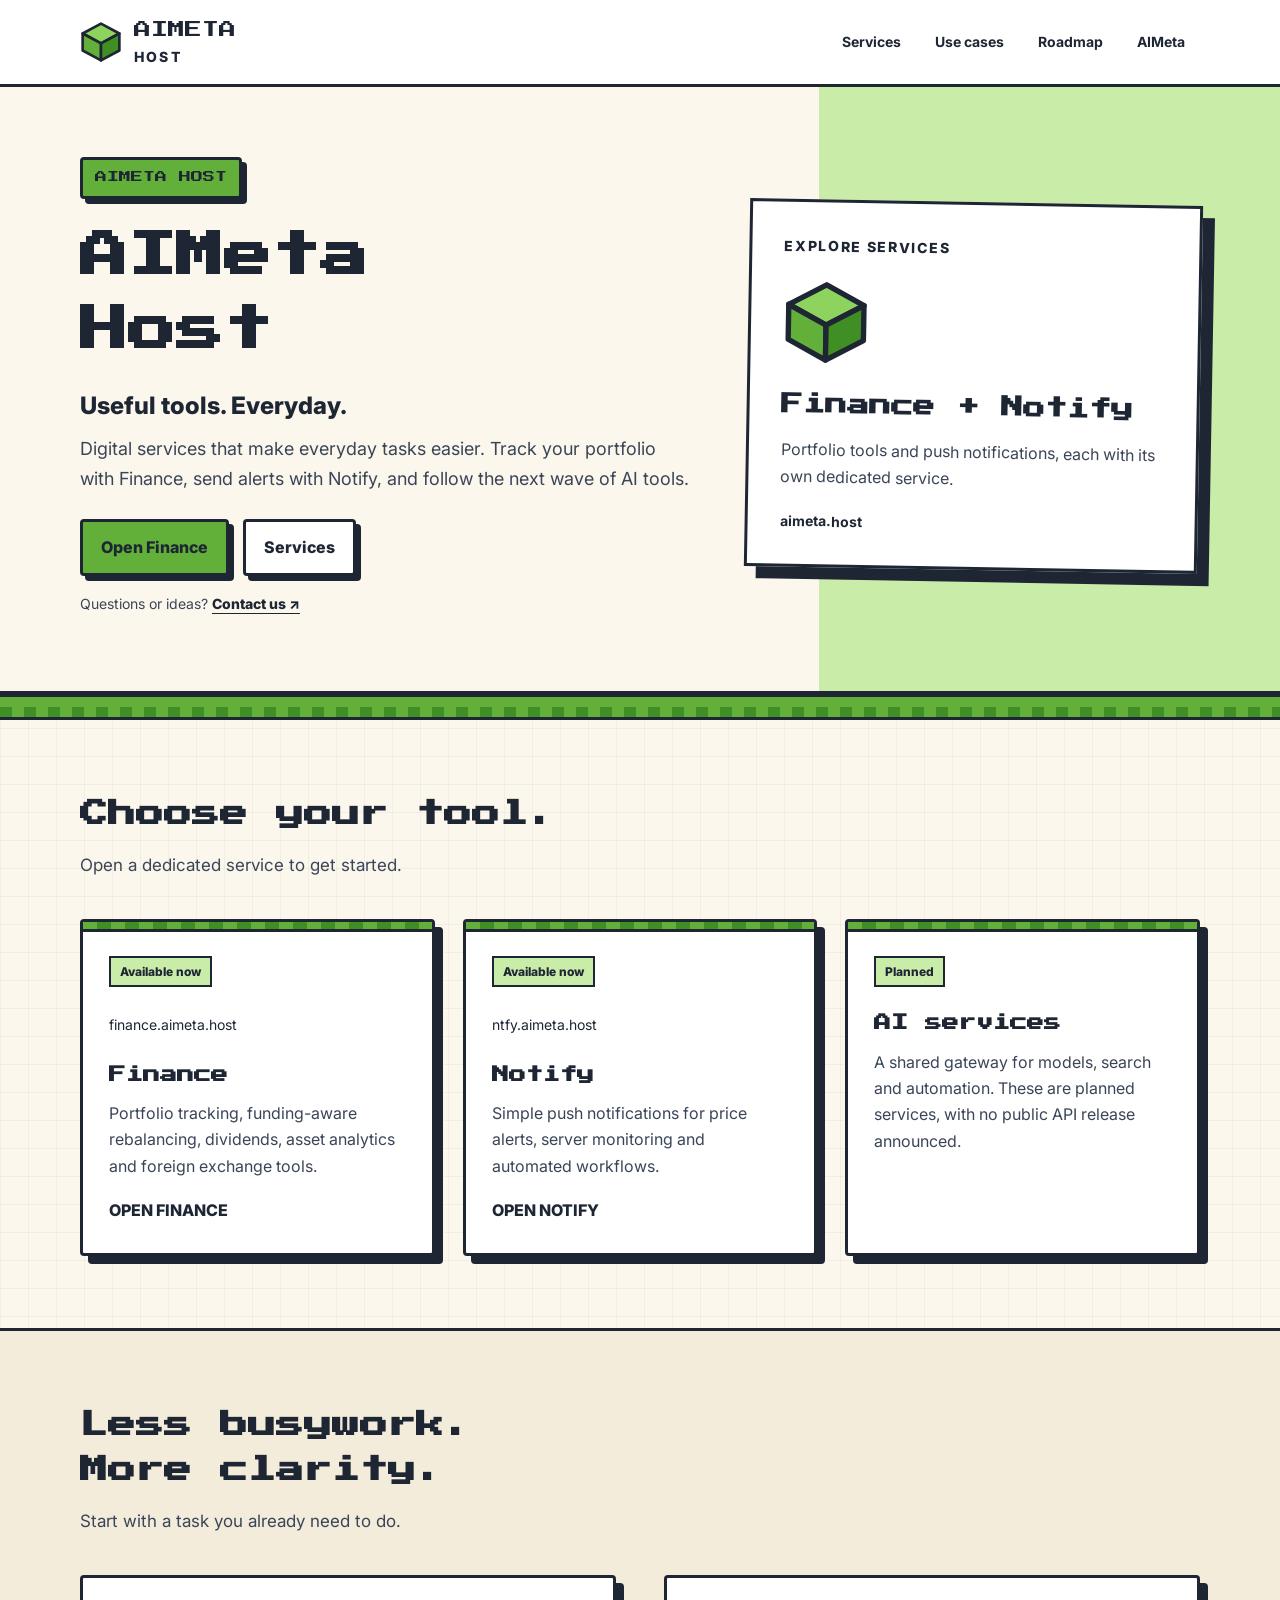
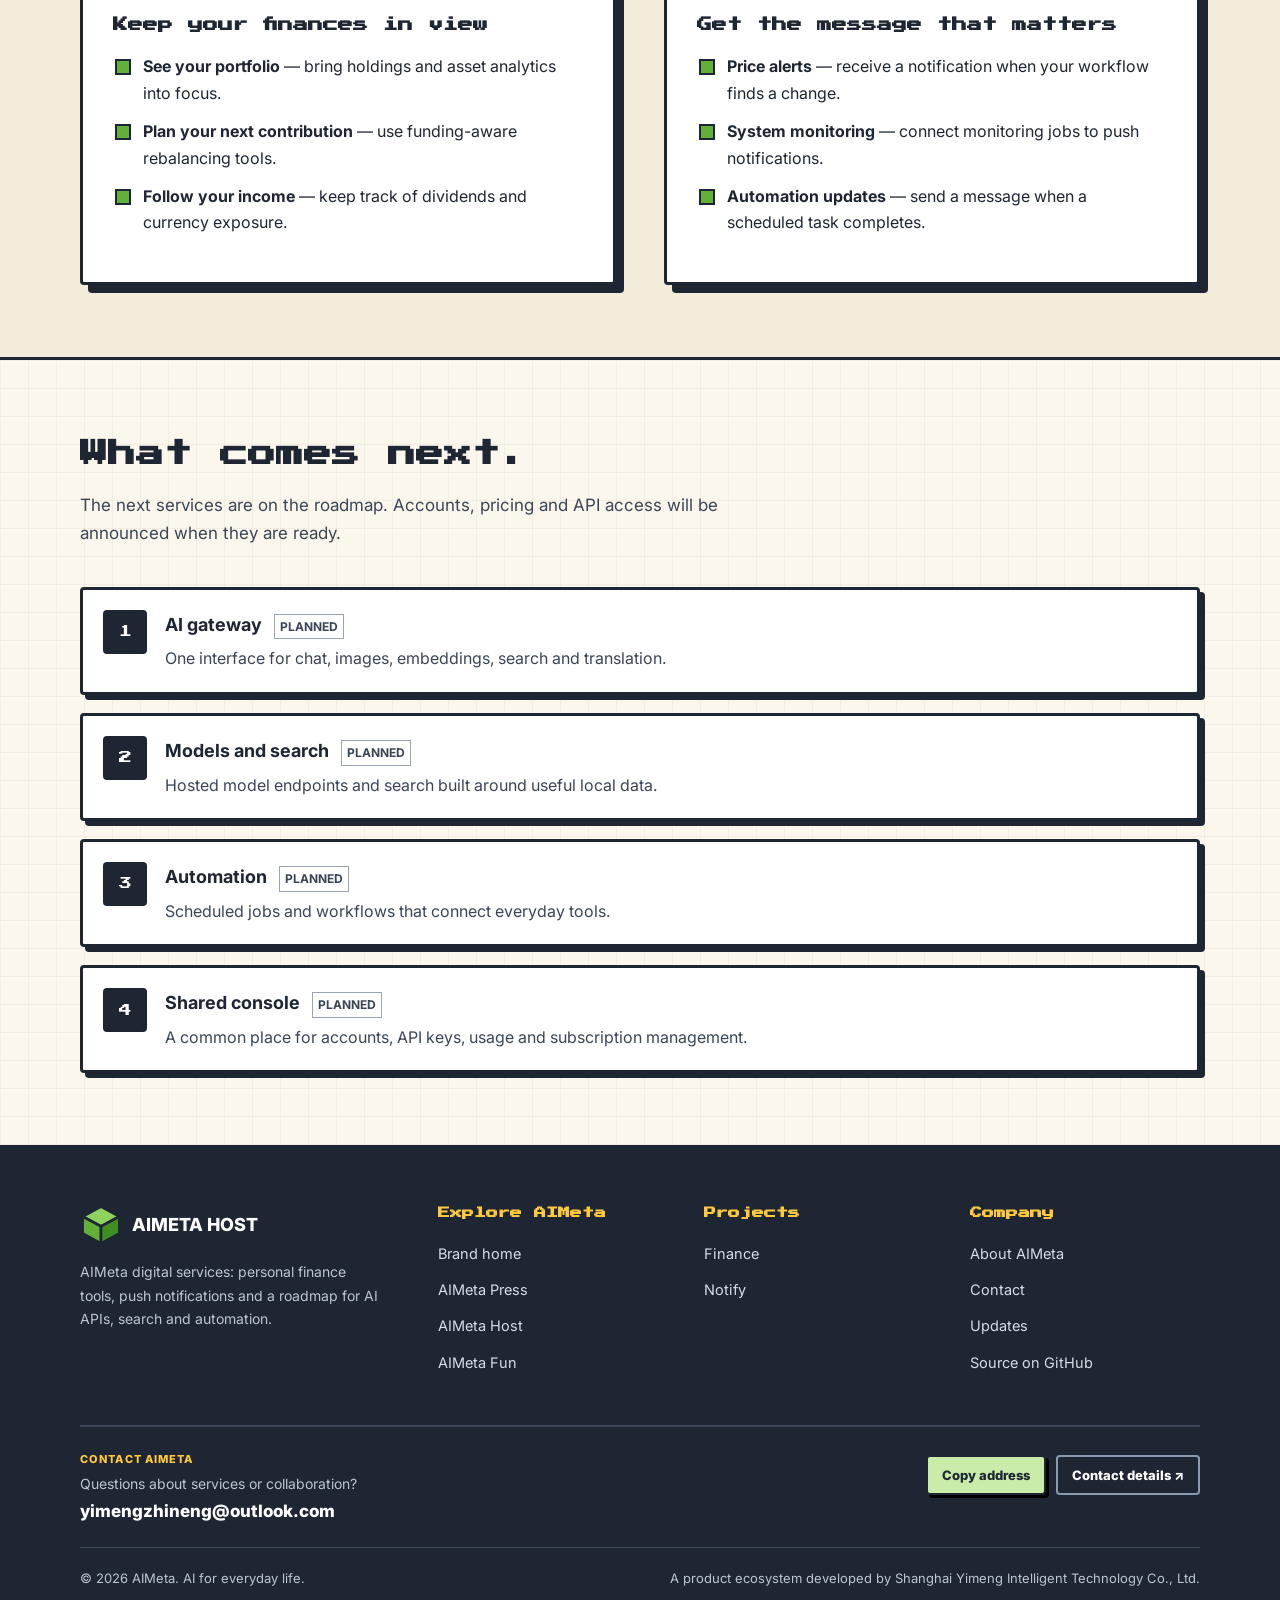
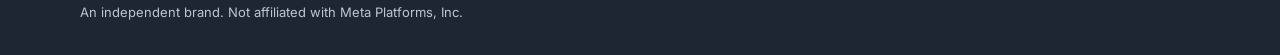
<file: index.html>
<!DOCTYPE html>
<html lang="en"><head><meta charset="UTF-8"><meta name="viewport" content="width=device-width, initial-scale=1"><title>Useful tools. Everyday. — AIMeta Host</title><meta name="description" content="AIMeta digital services: personal finance tools, push notifications and a roadmap for AI APIs, search and automation."><link rel="canonical" href="https://aimeta.host/"><meta property="og:type" content="website"><meta property="og:site_name" content="AIMeta Host"><meta property="og:title" content="Useful tools. Everyday. — AIMeta Host"><meta property="og:description" content="AIMeta digital services: personal finance tools, push notifications and a roadmap for AI APIs, search and automation."><meta property="og:url" content="https://aimeta.host/"><meta name="twitter:card" content="summary_large_image">
<meta property="og:image" content="https://aimeta.host/og.png">
<meta property="og:image:width" content="1200">
<meta property="og:image:height" content="630"><link rel="icon" type="image/svg+xml" href="./favicon.svg"><link rel="preconnect" href="https://fonts.googleapis.com"><link rel="preconnect" href="https://fonts.gstatic.com" crossorigin><link href="https://fonts.googleapis.com/css2?family=Inter:wght@400;600;700;800&amp;family=Press+Start+2P&amp;display=swap" rel="stylesheet"><link rel="stylesheet" href="./css/style.css?v=20261014-contact-v3"><noscript><style>.reveal{opacity:1 !important;transform:none !important}</style></noscript><script type="application/ld+json">{"@context": "https://schema.org", "@type": "WebSite", "name": "AIMeta Host", "url": "https://aimeta.host/", "description": "AIMeta digital services: personal finance tools, push notifications and a roadmap for AI APIs, search and automation.", "publisher": {"@type": "Organization", "name": "AIMeta", "url": "https://aimeta.website/"}}</script></head><body class="world-host"><a class="skip-link" href="#main">Skip to content</a><header class="site-header"><div class="wrap header-inner"><a class="brand" href="./" aria-label="AIMeta Host home"><svg class="brand-cube" viewBox="0 0 64 64" aria-hidden="true"><polygon points="32,4 60,19 32,34 4,19" fill="#8fd35f" stroke="#1e2634" stroke-width="4" stroke-linejoin="round"/><polygon points="4,19 32,34 32,60 4,45" fill="#62b03a" stroke="#1e2634" stroke-width="4" stroke-linejoin="round"/><polygon points="60,19 32,34 32,60 60,45" fill="#3f8f24" stroke="#1e2634" stroke-width="4" stroke-linejoin="round"/></svg><span class="brand-name">AIMETA<span class="brand-world">Host</span></span></a><button class="nav-toggle" type="button" aria-label="Open menu" aria-expanded="false" aria-controls="site-nav"><span></span><span></span><span></span></button><nav class="nav" id="site-nav" aria-label="Main navigation"><a href="#services">Services</a><a href="#use-cases">Use cases</a><a href="#roadmap">Roadmap</a><a href="https://aimeta.website/">AIMeta</a></nav></div></header><main id="main"><section class="hero"><div class="wrap hero-layout"><div class="hero-inner"><span class="tag tag-host">AIMeta Host</span><h1>AIMeta<br>Host</h1><p class="hero-title">Useful tools. Everyday.</p><p class="lede">Digital services that make everyday tasks easier. Track your portfolio with Finance, send alerts with Notify, and follow the next wave of AI tools.</p><div class="hero-ctas"><a class="btn btn-primary" href="https://finance.aimeta.host">Open Finance</a><a class="btn" href="#services">Services</a></div><p class="hero-contact">Questions or ideas? <a href="#contact">Contact us ↗</a></p></div><aside class="hero-feature" aria-label="Featured project"><span class="eyebrow">EXPLORE SERVICES</span><svg class="feature-cube" viewBox="0 0 64 64" aria-hidden="true"><polygon points="32,4 60,19 32,34 4,19" fill="#8fd35f" stroke="#1e2634" stroke-width="4" stroke-linejoin="round"/><polygon points="4,19 32,34 32,60 4,45" fill="#62b03a" stroke="#1e2634" stroke-width="4" stroke-linejoin="round"/><polygon points="60,19 32,34 32,60 60,45" fill="#3f8f24" stroke="#1e2634" stroke-width="4" stroke-linejoin="round"/></svg><h2>Finance + Notify</h2><p>Portfolio tools and push notifications, each with its own dedicated service.</p><span class="feature-domain">aimeta.host</span></aside></div></section><div class="grass-divider" aria-hidden="true"></div><section class="section" id="services"><div class="wrap"><div class="section-head reveal"><h2 class="px-title">Choose your tool.</h2><p class="section-sub">Open a dedicated service to get started.</p></div><div class="cards-3"><a href="https://finance.aimeta.host" class="pixel-card card-host reveal"><div class="card-top" aria-hidden="true"></div><span class="status-label">Available now</span><span class="proj-domain">finance.aimeta.host</span><h3>Finance</h3><p>Portfolio tracking, funding-aware rebalancing, dividends, asset analytics and foreign exchange tools.</p><span class="card-link">Open Finance</span></a><a href="https://ntfy.aimeta.host" class="pixel-card card-host reveal"><div class="card-top" aria-hidden="true"></div><span class="status-label">Available now</span><span class="proj-domain">ntfy.aimeta.host</span><h3>Notify</h3><p>Simple push notifications for price alerts, server monitoring and automated workflows.</p><span class="card-link">Open Notify</span></a><article class="pixel-card card-host reveal"><div class="card-top" aria-hidden="true"></div><span class="status-label">Planned</span><h3>AI services</h3><p>A shared gateway for models, search and automation. These are planned services, with no public API release announced.</p></article></div></div></section><section class="section section-deep" id="use-cases"><div class="wrap"><div class="section-head reveal"><h2 class="px-title">Less busywork.<br>More clarity.</h2><p class="section-sub">Start with a task you already need to do.</p></div><div class="split"><div class="panel reveal"><h3 class="px">Keep your finances in view</h3><ul class="pixel-list "><li><strong>See your portfolio</strong> — bring holdings and asset analytics into focus.</li><li><strong>Plan your next contribution</strong> — use funding-aware rebalancing tools.</li><li><strong>Follow your income</strong> — keep track of dividends and currency exposure.</li></ul></div><div class="panel reveal"><h3 class="px">Get the message that matters</h3><ul class="pixel-list "><li><strong>Price alerts</strong> — receive a notification when your workflow finds a change.</li><li><strong>System monitoring</strong> — connect monitoring jobs to push notifications.</li><li><strong>Automation updates</strong> — send a message when a scheduled task completes.</li></ul></div></div></div></section><section class="section" id="roadmap"><div class="wrap"><div class="section-head reveal"><h2 class="px-title">What comes next.</h2><p class="section-sub">The next services are on the roadmap. Accounts, pricing and API access will be announced when they are ready.</p></div><div class="steps"><article class="step reveal"><span class="step-num">1</span><div><h3>AI gateway <span class="phase-tag">Planned</span></h3><p>One interface for chat, images, embeddings, search and translation.</p></div></article><article class="step reveal"><span class="step-num">2</span><div><h3>Models and search <span class="phase-tag">Planned</span></h3><p>Hosted model endpoints and search built around useful local data.</p></div></article><article class="step reveal"><span class="step-num">3</span><div><h3>Automation <span class="phase-tag">Planned</span></h3><p>Scheduled jobs and workflows that connect everyday tools.</p></div></article><article class="step reveal"><span class="step-num">4</span><div><h3>Shared console <span class="phase-tag">Planned</span></h3><p>A common place for accounts, API keys, usage and subscription management.</p></div></article></div></div></section></main><footer class="site-footer"><div class="wrap"><div class="footer-grid"><div><div class="footer-brand"><svg class="brand-cube" viewBox="0 0 64 64" aria-hidden="true"><polygon points="32,4 60,19 32,34 4,19" fill="#8fd35f" stroke="#1e2634" stroke-width="4" stroke-linejoin="round"/><polygon points="4,19 32,34 32,60 4,45" fill="#62b03a" stroke="#1e2634" stroke-width="4" stroke-linejoin="round"/><polygon points="60,19 32,34 32,60 60,45" fill="#3f8f24" stroke="#1e2634" stroke-width="4" stroke-linejoin="round"/></svg><span class="brand-name">AIMETA HOST</span></div><p class="footer-note">AIMeta digital services: personal finance tools, push notifications and a roadmap for AI APIs, search and automation.</p></div><div><h2>Explore AIMeta</h2><ul><li><a href="https://aimeta.website/">Brand home</a></li><li><a href="https://aimeta.press/">AIMeta Press</a></li><li><a href="https://aimeta.host/">AIMeta Host</a></li><li><a href="https://aimeta.fun/">AIMeta Fun</a></li></ul></div><div><h2>Projects</h2><ul><li><a href="https://finance.aimeta.host">Finance</a></li><li><a href="https://ntfy.aimeta.host">Notify</a></li></ul></div><div><h2>Company</h2><ul><li><a href="https://aimeta.website/about.html">About AIMeta</a></li><li><a href="#contact">Contact</a></li><li><a href="https://aimeta.website/updates.html">Updates</a></li><li><a href="https://github.com/aimeta-website/aimeta-host">Source on GitHub</a></li></ul></div></div><div class="footer-contact-rail" id="contact" aria-label="Contact AIMeta host">
    <div class="footer-contact-info">
      <span class="footer-contact-eyebrow">CONTACT AIMETA</span>
      <span class="footer-contact-question">Questions about services or collaboration?</span>
      <span class="footer-contact-address">yimengzhineng@outlook.com</span>
    </div>
    <div class="contact-actions footer-contact-actions">
      <div class="contact-buttons">
        <button type="button" class="contact-copy" data-copy-email="yimengzhineng@outlook.com">Copy address</button>
        <a class="footer-about-link" href="https://aimeta.website/about.html#contact">Contact details ↗</a>
      </div>
      <span class="copy-feedback" role="status" aria-live="polite"></span>
    </div>
  </div><div class="footer-bottom"><span>© <span id="year">2026</span> AIMeta. AI for everyday life.</span><span>A product ecosystem developed by Shanghai Yimeng Intelligent Technology Co., Ltd.</span><span>An independent brand. Not affiliated with Meta Platforms, Inc.</span></div></div></footer><script src="./js/main.js?v=20261014-contact-v3" defer></script></body></html>
</file>
<file: css/style.css>
/* ============================================================
   AIMETA — voxel playground design system
   Minecraft / Roblox playful pixel-block style + clean tech feel
   Pixel accent: "Press Start 2P" (headings / tags only)
   Body: "Inter" (clean, readable)
   ============================================================ */

:root {
  --ink: #1e2634;
  --ink-soft: #3a4557;
  --paper: #fbf7ec;
  --paper-deep: #f3ecdb;
  --white: #ffffff;

  --grass: #62b03a;
  --grass-dark: #3f8f24;
  --grass-light: #8fd35f;

  --sky: #3fa9f5;
  --sky-dark: #1f7fc4;
  --sky-light: #a8dcff;

  --sun: #ffc93c;
  --sun-dark: #e0a41c;

  --clay: #ef7d54;
  --clay-dark: #c65a34;

  --dirt: #8a5a3b;

  --press: var(--sky);
  --press-dark: var(--sky-dark);
  --host: var(--grass);
  --host-dark: var(--grass-dark);
  --fun: var(--sun);
  --fun-dark: var(--sun-dark);

  --border: 3px solid var(--ink);
  --shadow-chunky: 8px 8px 0 var(--ink);
  --shadow-chunky-sm: 5px 5px 0 var(--ink);
  --radius: 4px;

  --font-pixel: "Press Start 2P", "Courier New", monospace;
  --font-body: "Inter", -apple-system, BlinkMacSystemFont, "Segoe UI",
    "PingFang SC", "Microsoft YaHei", sans-serif;
}

* { box-sizing: border-box; }

html { scroll-behavior: smooth; }

body {
  margin: 0;
  font-family: var(--font-body);
  color: var(--ink);
  background-color: var(--paper);
  /* subtle pixel grid */
  background-image:
    linear-gradient(rgba(30, 38, 52, 0.045) 1px, transparent 1px),
    linear-gradient(90deg, rgba(30, 38, 52, 0.045) 1px, transparent 1px);
  background-size: 28px 28px;
  line-height: 1.65;
  -webkit-font-smoothing: antialiased;
}

img, svg { max-width: 100%; }

a { color: var(--sky-dark); }

::selection { background: var(--sun); color: var(--ink); }

/* ---------- layout ---------- */
.wrap {
  width: min(1120px, 92%);
  margin: 0 auto;
}

.section { padding: 72px 0; }
.section.tight { padding: 48px 0; }

/* ---------- pixel typography ---------- */
.px {
  font-family: var(--font-pixel);
  line-height: 1.5;
  letter-spacing: 0;
}

.section-head { margin-bottom: 40px; max-width: 720px; }
.section-head.center { margin-left: auto; margin-right: auto; text-align: center; }

.tag {
  display: inline-block;
  font-family: var(--font-pixel);
  font-size: 11px;
  padding: 8px 12px;
  border: var(--border);
  border-radius: var(--radius);
  background: var(--white);
  box-shadow: var(--shadow-chunky-sm);
  margin-bottom: 20px;
  text-transform: uppercase;
}
.tag.tag-press { background: var(--press); color: #fff; }
.tag.tag-host  { background: var(--host); color: #fff; }
.tag.tag-fun   { background: var(--fun); color: var(--ink); }
.tag.tag-ink   { background: var(--ink); color: #fff; }

h2.px-title {
  font-family: var(--font-pixel);
  font-size: clamp(18px, 3.2vw, 28px);
  line-height: 1.6;
  margin: 0 0 14px;
}
.section-sub { color: var(--ink-soft); font-size: 17px; margin: 0; }

/* ---------- header ---------- */
.site-header {
  position: sticky;
  top: 0;
  z-index: 50;
  background: var(--white);
  border-bottom: var(--border);
}
.header-inner {
  display: flex;
  align-items: center;
  justify-content: space-between;
  height: 72px;
}
.brand {
  display: flex;
  align-items: center;
  gap: 12px;
  text-decoration: none;
  color: var(--ink);
}
.brand-name {
  font-family: var(--font-pixel);
  font-size: 18px;
}
.brand-cube { width: 34px; height: 34px; display: block; }

.nav { display: flex; align-items: center; gap: 4px; }
.nav a {
  font-family: var(--font-pixel);
  font-size: 11px;
  text-decoration: none;
  color: var(--ink);
  padding: 10px 12px;
  border: 3px solid transparent;
  border-radius: var(--radius);
  text-transform: uppercase;
}
.nav a:hover { background: var(--paper-deep); border-color: var(--ink); }
.nav a.active { background: var(--ink); color: #fff; }
.nav a.nav-cta {
  background: var(--sun);
  border-color: var(--ink);
  box-shadow: 4px 4px 0 var(--ink);
  margin-left: 8px;
}
.nav a.nav-cta:hover { transform: translate(2px, 2px); box-shadow: 2px 2px 0 var(--ink); }

.nav-toggle {
  display: none;
  background: var(--white);
  border: var(--border);
  border-radius: var(--radius);
  box-shadow: 4px 4px 0 var(--ink);
  width: 46px;
  height: 42px;
  cursor: pointer;
  flex-direction: column;
  align-items: center;
  justify-content: center;
  gap: 5px;
}
.nav-toggle span { display: block; width: 20px; height: 3px; background: var(--ink); }

/* ---------- hero ---------- */
.hero {
  position: relative;
  overflow: hidden;
  padding: 96px 0 88px;
  border-bottom: var(--border);
  background:
    radial-gradient(circle at 85% 20%, var(--sky-light) 0 90px, transparent 91px),
    radial-gradient(circle at 8% 80%, var(--sun) 0 60px, transparent 61px),
    var(--paper);
}
.hero-inner { position: relative; z-index: 2; max-width: 760px; }
.hero h1 {
  font-family: var(--font-pixel);
  font-size: clamp(30px, 6vw, 58px);
  line-height: 1.45;
  margin: 0 0 22px;
}
.hero h1 .hl-grass { color: var(--grass-dark); }
.hero .lede {
  font-size: clamp(17px, 2.4vw, 21px);
  color: var(--ink-soft);
  max-width: 620px;
  margin: 0 0 34px;
}
.hero-ctas { display: flex; flex-wrap: wrap; gap: 16px; }

/* floating voxel cubes */
.cube {
  position: absolute;
  z-index: 1;
  opacity: 0.9;
  animation: floaty 6s ease-in-out infinite;
  pointer-events: none;
}
@keyframes floaty {
  0%, 100% { transform: translateY(0) rotate(-4deg); }
  50% { transform: translateY(-16px) rotate(5deg); }
}

/* ---------- buttons ---------- */
.btn {
  display: inline-block;
  font-family: var(--font-pixel);
  font-size: 13px;
  text-decoration: none;
  color: var(--ink);
  background: var(--white);
  border: var(--border);
  border-radius: var(--radius);
  padding: 14px 20px;
  box-shadow: var(--shadow-chunky-sm);
  transition: transform 0.08s ease, box-shadow 0.08s ease;
  text-transform: uppercase;
}
.btn:hover { transform: translate(3px, 3px); box-shadow: 2px 2px 0 var(--ink); }
.btn:active { transform: translate(5px, 5px); box-shadow: 0 0 0 var(--ink); }
.btn-primary { background: var(--grass); color: #fff; }
.btn-sky { background: var(--sky); color: #fff; }
.btn-sun { background: var(--sun); }
.btn-ink { background: var(--ink); color: #fff; }

/* ---------- cards ---------- */
.cards-3 {
  display: grid;
  grid-template-columns: repeat(3, 1fr);
  gap: 28px;
}
.pixel-card {
  background: var(--white);
  border: var(--border);
  border-radius: var(--radius);
  box-shadow: var(--shadow-chunky);
  padding: 30px 26px;
  display: flex;
  flex-direction: column;
  transition: transform 0.1s ease, box-shadow 0.1s ease;
  position: relative;
}
a.pixel-card { text-decoration: none; color: var(--ink); }
a.pixel-card:hover { transform: translate(4px, 4px); box-shadow: 4px 4px 0 var(--ink); }
.pixel-card .card-top {
  height: 10px;
  margin: -30px -26px 24px;
  border-bottom: var(--border);
  border-radius: 1px 1px 0 0;
}
.card-press .card-top { background: repeating-linear-gradient(90deg, var(--press) 0 14px, var(--press-dark) 14px 28px); }
.card-host .card-top { background: repeating-linear-gradient(90deg, var(--host) 0 14px, var(--host-dark) 14px 28px); }
.card-fun .card-top { background: repeating-linear-gradient(90deg, var(--fun) 0 14px, var(--fun-dark) 14px 28px); }

.pixel-card h3 {
  font-family: var(--font-pixel);
  font-size: 17px;
  margin: 0 0 6px;
  line-height: 1.6;
}
.pixel-card .one-liner {
  font-weight: 700;
  margin: 0 0 12px;
  font-size: 16px;
}
.pixel-card p { color: var(--ink-soft); margin: 0 0 18px; font-size: 15px; }
.pixel-card .card-link {
  margin-top: auto;
  font-family: var(--font-pixel);
  font-size: 11px;
  text-transform: uppercase;
}
.card-press .card-link { color: var(--press-dark); }
.card-host .card-link { color: var(--host-dark); }
.card-fun .card-link { color: var(--fun-dark); }

/* ---------- grass divider ---------- */
.grass-divider {
  height: 26px;
  border-top: var(--border);
  border-bottom: var(--border);
  background:
    linear-gradient(var(--grass) 0 10px, transparent 10px),
    repeating-linear-gradient(90deg, var(--grass-dark) 0 12px, var(--grass) 12px 24px);
  background-color: var(--dirt);
}

/* ---------- live projects ---------- */
.live-badge {
  display: inline-block;
  font-family: var(--font-pixel);
  font-size: 10px;
  background: var(--clay);
  color: #fff;
  border: 3px solid var(--ink);
  border-radius: var(--radius);
  padding: 6px 10px;
  text-transform: uppercase;
  box-shadow: 3px 3px 0 var(--ink);
  animation: blink 2.4s steps(2, start) infinite;
}
@keyframes blink { 50% { opacity: 0.75; } }

.project-card { align-items: flex-start; }
.project-card .proj-domain {
  font-family: var(--font-pixel);
  font-size: 12px;
  margin: 14px 0 8px;
  word-break: break-all;
}
.project-card h3 { font-size: 19px; }

/* ---------- feature / split rows ---------- */
.split {
  display: grid;
  grid-template-columns: 1fr 1fr;
  gap: 48px;
  align-items: center;
}
.panel {
  background: var(--white);
  border: var(--border);
  border-radius: var(--radius);
  box-shadow: var(--shadow-chunky);
  padding: 34px 30px;
}
.panel h3.px { font-size: 15px; margin: 0 0 16px; line-height: 1.7; }

.pixel-list { list-style: none; margin: 0; padding: 0; }
.pixel-list li {
  position: relative;
  padding-left: 30px;
  margin-bottom: 12px;
  font-size: 15.5px;
}
.pixel-list li::before {
  content: "";
  position: absolute;
  left: 2px;
  top: 6px;
  width: 12px;
  height: 12px;
  background: var(--grass);
  border: 2px solid var(--ink);
}
.pixel-list.blue li::before { background: var(--sky); }
.pixel-list.sun li::before { background: var(--sun); }
.pixel-list.clay li::before { background: var(--clay); }

/* roadmap steps */
.steps { display: grid; gap: 18px; margin-top: 8px; }
.step {
  display: flex;
  gap: 18px;
  background: var(--white);
  border: var(--border);
  border-radius: var(--radius);
  box-shadow: var(--shadow-chunky-sm);
  padding: 20px;
  align-items: flex-start;
}
.step-num {
  flex: 0 0 auto;
  font-family: var(--font-pixel);
  font-size: 13px;
  background: var(--ink);
  color: #fff;
  width: 44px;
  height: 44px;
  display: flex;
  align-items: center;
  justify-content: center;
  border-radius: var(--radius);
}
.step.done .step-num { background: var(--grass-dark); }
.step.now .step-num { background: var(--clay); animation: blink 2s steps(2, start) infinite; }
.step h4 { margin: 0 0 6px; font-size: 16px; }
.step p { margin: 0; color: var(--ink-soft); font-size: 14.5px; }
.step .phase-tag {
  font-family: var(--font-pixel);
  font-size: 9px;
  text-transform: uppercase;
  color: var(--ink-soft);
}

/* ---------- updates timeline ---------- */
.timeline { display: grid; gap: 22px; }
.update-card {
  background: var(--white);
  border: var(--border);
  border-radius: var(--radius);
  box-shadow: var(--shadow-chunky-sm);
  padding: 24px 26px;
}
.update-card .date {
  font-family: var(--font-pixel);
  font-size: 10px;
  color: var(--white);
  background: var(--ink);
  display: inline-block;
  padding: 7px 10px;
  border-radius: var(--radius);
  margin-bottom: 12px;
}
.update-card h3 { margin: 0 0 8px; font-size: 18px; }
.update-card p { margin: 0; color: var(--ink-soft); font-size: 15px; }

/* ---------- footer ---------- */
.site-footer {
  background: var(--ink);
  color: #d7dce6;
  border-top: var(--border);
  padding: 56px 0 32px;
}
.footer-grid {
  display: grid;
  grid-template-columns: 1.4fr 1fr 1fr 1fr;
  gap: 36px;
  margin-bottom: 40px;
}
.footer-brand { display: flex; align-items: center; gap: 10px; margin-bottom: 14px; }
.footer-brand .brand-name { color: #fff; font-size: 16px; }
.site-footer h4 {
  font-family: var(--font-pixel);
  font-size: 11px;
  color: var(--sun);
  margin: 0 0 16px;
  text-transform: uppercase;
}
.site-footer ul { list-style: none; margin: 0; padding: 0; }
.site-footer li { margin-bottom: 10px; }
.site-footer a { color: #d7dce6; text-decoration: none; font-size: 14.5px; }
.site-footer a:hover { color: var(--sun); text-decoration: underline; }
.footer-note { font-size: 14px; color: #9aa4b5; max-width: 300px; }
.footer-bottom {
  border-top: 2px solid #3a4557;
  padding-top: 24px;
  display: flex;
  flex-wrap: wrap;
  gap: 12px;
  justify-content: space-between;
  font-size: 13px;
  color: #9aa4b5;
}

/* ---------- 404 ---------- */
.notfound {
  text-align: center;
  padding: 110px 0;
}
.notfound h1 {
  font-family: var(--font-pixel);
  font-size: clamp(48px, 10vw, 96px);
  margin: 0 0 18px;
  color: var(--clay-dark);
  text-shadow: 5px 5px 0 var(--ink);
}

/* ---------- reveal on scroll ---------- */
.reveal { opacity: 0; transform: translateY(22px); transition: opacity 0.5s ease, transform 0.5s ease; }
.reveal.in { opacity: 1; transform: none; }

.cards-4 { grid-template-columns: repeat(2, 1fr); }

/* ---------- responsive ---------- */
@media (max-width: 900px) {
  .cards-3 { grid-template-columns: 1fr; }
  .cards-4 { grid-template-columns: 1fr; }
  .split { grid-template-columns: 1fr; gap: 28px; }
  .footer-grid { grid-template-columns: 1fr 1fr; }
  .section { padding: 56px 0; }
}
@media (max-width: 700px) {
  .nav-toggle { display: flex; }
  .nav {
    display: none;
    position: absolute;
    top: 72px;
    left: 0;
    right: 0;
    background: var(--white);
    border-bottom: var(--border);
    flex-direction: column;
    align-items: stretch;
    padding: 12px 4%;
    gap: 6px;
  }
  .nav.open { display: flex; }
  .nav a { border-color: var(--paper-deep); }
  .nav a.nav-cta { margin-left: 0; text-align: center; }
  .footer-grid { grid-template-columns: 1fr; }
  .hero { padding: 72px 0 64px; }
}


/* Independent brand portals: shared AIMeta voxel language. */
.world-fun { --accent: var(--sun); --accent-light: #ffe69a; }
.world-host { --accent: var(--grass); --accent-light: #c9eca9; }
.world-press { --accent: var(--sky); --accent-light: var(--sky-light); }
.wrap { width: min(1120px, 90%); }
.header-inner { min-height: 84px; height: auto; padding: 12px 0; }
.brand-name { font-size: 17px; line-height: 1.7; }
.brand-world { display: block; font-family: var(--font-body); font-size: 14px; font-weight: 800; letter-spacing: .16em; text-transform: uppercase; }
.brand-cube { width: 42px; height: 42px; flex-shrink: 0; }
.nav a { font-family: var(--font-body); font-size: 14px; font-weight: 700; text-transform: none; }
.hero { padding: 70px 0 76px; background: linear-gradient(90deg, var(--paper) 0 64%, var(--accent-light) 64%); }
.hero-layout { display: grid; grid-template-columns: 1.35fr 1fr; gap: 56px; align-items: center; }
.hero-inner { max-width: none; min-width: 0; }
.hero h1 { font-size: clamp(28px, 4.3vw, 48px); line-height: 1.55; }
.hero .lede { font-size: 18px; margin-bottom: 26px; }
.hero-title { font-weight: 800; font-size: 24px; margin: 0 0 12px; line-height: 1.35; }
.hero-feature { background: var(--white); border: var(--border); box-shadow: 12px 12px 0 var(--ink); padding: 32px; transform: rotate(1deg); }
.hero-feature .feature-cube { display: block; width: 86px; height: 86px; margin: 22px 0; }
.hero-feature h2 { font-family: var(--font-pixel); font-size: 22px; line-height: 1.6; margin: 14px 0; }
.hero-feature p { color: var(--ink-soft); margin: 0 0 20px; }
.feature-domain { display:block; font-family: var(--font-body); font-size:14px; font-weight:700; overflow-wrap:anywhere; }
.eyebrow { display:block; font-size:14px; letter-spacing:.12em; font-weight:800; margin-bottom:18px; }
.tag { font-size:12px; }
.tag.tag-host,.tag.tag-press { color:var(--ink); }
.btn { font-family:var(--font-body); font-size:16px; font-weight:800; text-transform:none; padding:12px 18px; }
.btn-primary,.btn-sky { color:var(--ink); }
.hero-ctas { gap:14px; }
.section-deep { background:var(--paper-deep); border-top:var(--border); border-bottom:var(--border); }
.pixel-card { min-width:0; }
.pixel-card p { font-size:16px; }
.pixel-card .proj-domain { font-family:var(--font-body); font-size:14px; margin:16px 0 12px; overflow-wrap:anywhere; }
.pixel-card .card-link { font-family:var(--font-body); font-size:16px; font-weight:800; color:var(--ink); }
.pixel-card h3 { margin:12px 0; }
.status-label { display:inline-block; align-self:flex-start; background:var(--accent-light); border:2px solid var(--ink); padding:4px 9px; font-size:12px; font-weight:800; margin-bottom:10px; }
.status-concept { background:var(--paper-deep); }
.pixel-list li { font-size:16px; }
.feature-title { font-size:32px; line-height:1.3; margin:12px 0 18px; }
.action-row { margin:24px 0 0; }
.text-link { color:var(--ink); font-weight:800; text-underline-offset:5px; }
.step h3 { margin:0 0 6px; font-size:18px; }
.step p { font-size:16px; }
.step .phase-tag { font-family:var(--font-body); font-size:12px; border:1px solid #9aa4b5; padding:2px 5px; display:inline-block; margin-left:8px; }
.site-footer h2 { font-family:var(--font-pixel); font-size:12px; color:var(--sun); margin:0 0 16px; line-height:1.6; }
.footer-brand .brand-name { font-family:var(--font-body); font-weight:800; font-size:18px; }
.footer-note,.footer-bottom { color:#bdc5d2; }
section[id] { scroll-margin-top:110px; }
:focus-visible { outline:3px solid var(--ink); outline-offset:5px; }
.site-footer :focus-visible { outline-color:var(--sun); }
.skip-link { position:absolute; top:-100px; left:16px; padding:12px 20px; background:var(--sun); color:var(--ink); font-weight:700; z-index:100; }
.skip-link:focus { top:10px; }
@media(min-width:701px) { .nav-toggle { display:none; } }
@media(max-width:900px) { .hero-layout { grid-template-columns:1fr; gap:34px; } .hero { background:var(--paper); padding:52px 0; } .hero-feature { transform:none; box-shadow:8px 8px 0 var(--ink); background:var(--accent-light); } .hero-feature .feature-cube { width:56px; height:56px; margin:14px 0; } .hero-feature h2 { font-size:20px; } .hero h1 { font-size:clamp(26px,6vw,48px); } }
@media(max-width:700px) { .nav { top:100%; } .brand-name { font-size:15px; } .brand-world { font-size:12px; } .hero-ctas { flex-direction:column; align-items:flex-start; } .hero-feature { padding:24px; } .hero h1 { font-size:clamp(24px,7vw,40px); } .section { padding:48px 0; } h2.px-title { font-size:clamp(17px,4.8vw,24px); } .panel { padding:26px 22px; } .feature-title { font-size:28px; } }
@media(prefers-reduced-motion:reduce) { html { scroll-behavior:auto; } *,*::before,*::after { animation:none!important; transition:none!important; } }


/* Shared compact contact rail: the full company information lives on AIMeta About. */
#contact { scroll-margin-top:105px; }
.footer-contact-rail { display:flex; justify-content:space-between; align-items:center; flex-wrap:wrap; gap:20px 36px; padding:24px 0; border-top:2px solid #3a4557; }
.footer-contact-info { min-width:0; display:flex; flex-direction:column; align-items:flex-start; gap:5px; }
.footer-contact-eyebrow { font:800 11px/1.5 var(--font-body); letter-spacing:.1em; color:var(--sun); }
.footer-contact-question { font:400 14px/1.5 var(--font-body); color:#bdc5d2; }
.footer-contact-address { font:800 17px/1.45 var(--font-body); color:#fff; user-select:text; overflow-wrap:anywhere; }
.footer-contact-actions { min-width:0; }
.contact-buttons { display:flex; gap:10px; flex-wrap:wrap; align-items:center; }
.footer-contact-rail .contact-copy,.footer-contact-rail .footer-about-link { display:inline-flex; justify-content:center; align-items:center; min-height:40px; padding:9px 14px; border:2px solid var(--ink); border-radius:var(--radius); text-decoration:none; font:800 13px var(--font-body); }
.footer-contact-rail .contact-copy { background:var(--accent-light); box-shadow:3px 3px 0 #000; color:var(--ink); cursor:pointer; }
.footer-contact-rail .footer-about-link { border-color:#8c9ab0; background:transparent; color:#fff; }
.footer-contact-rail .footer-about-link:hover { color:var(--sun); border-color:var(--sun); }
.footer-contact-rail :is(.contact-copy,.footer-about-link):focus-visible { outline:3px solid var(--sun); outline-offset:4px; }
.footer-contact-rail .copy-feedback { display:block; margin-top:8px; min-height:1.4em; color:#d7dce6; font-size:12px; }
.footer-contact-rail + .footer-bottom { border-top:1px solid #3a4557; padding-top:20px; }
@media(max-width:700px) { .footer-contact-rail { flex-direction:column; align-items:flex-start; } .footer-contact-address { font-size:16px; } }

/* Quiet contact link in the opening view. */
.hero-contact {margin:16px 0 0; font-size:14px; color:var(--ink-soft);}
.hero-contact a {font-weight:800; color:var(--ink); text-underline-offset:4px;}
</file>
